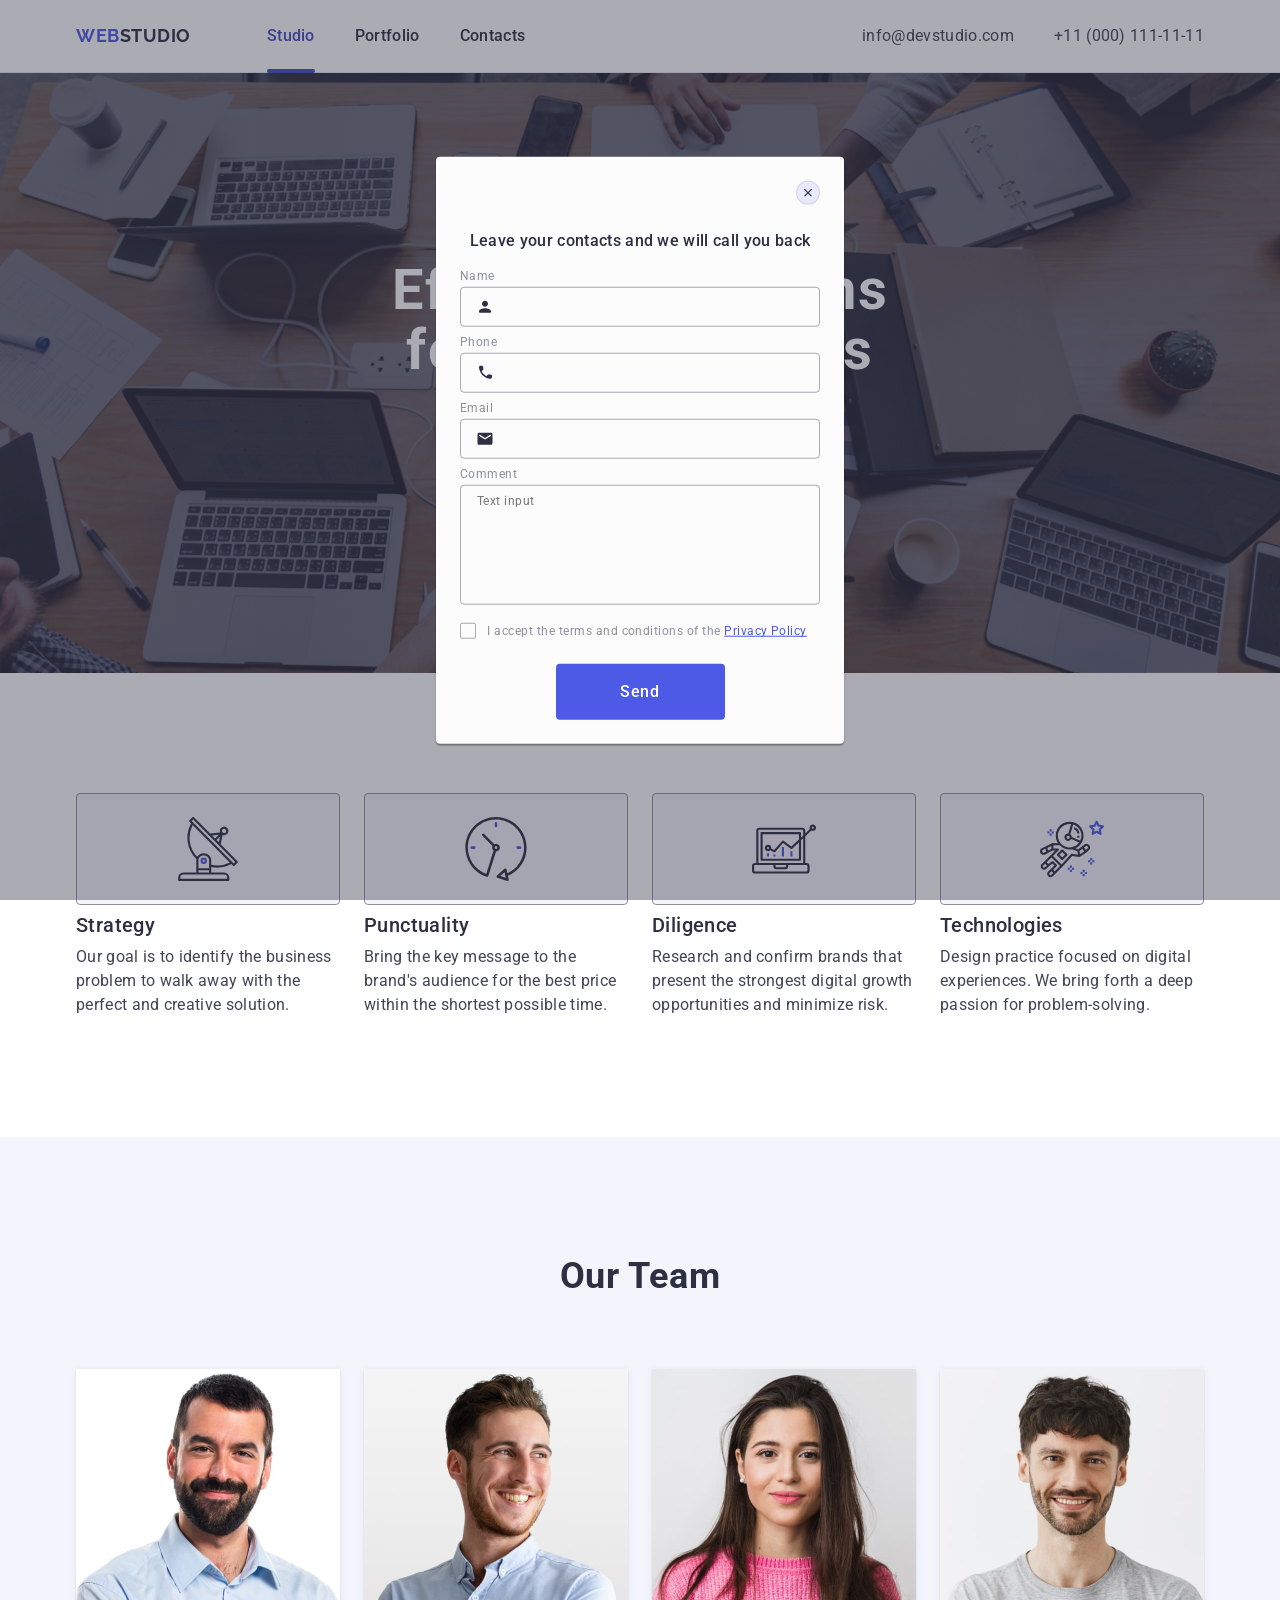
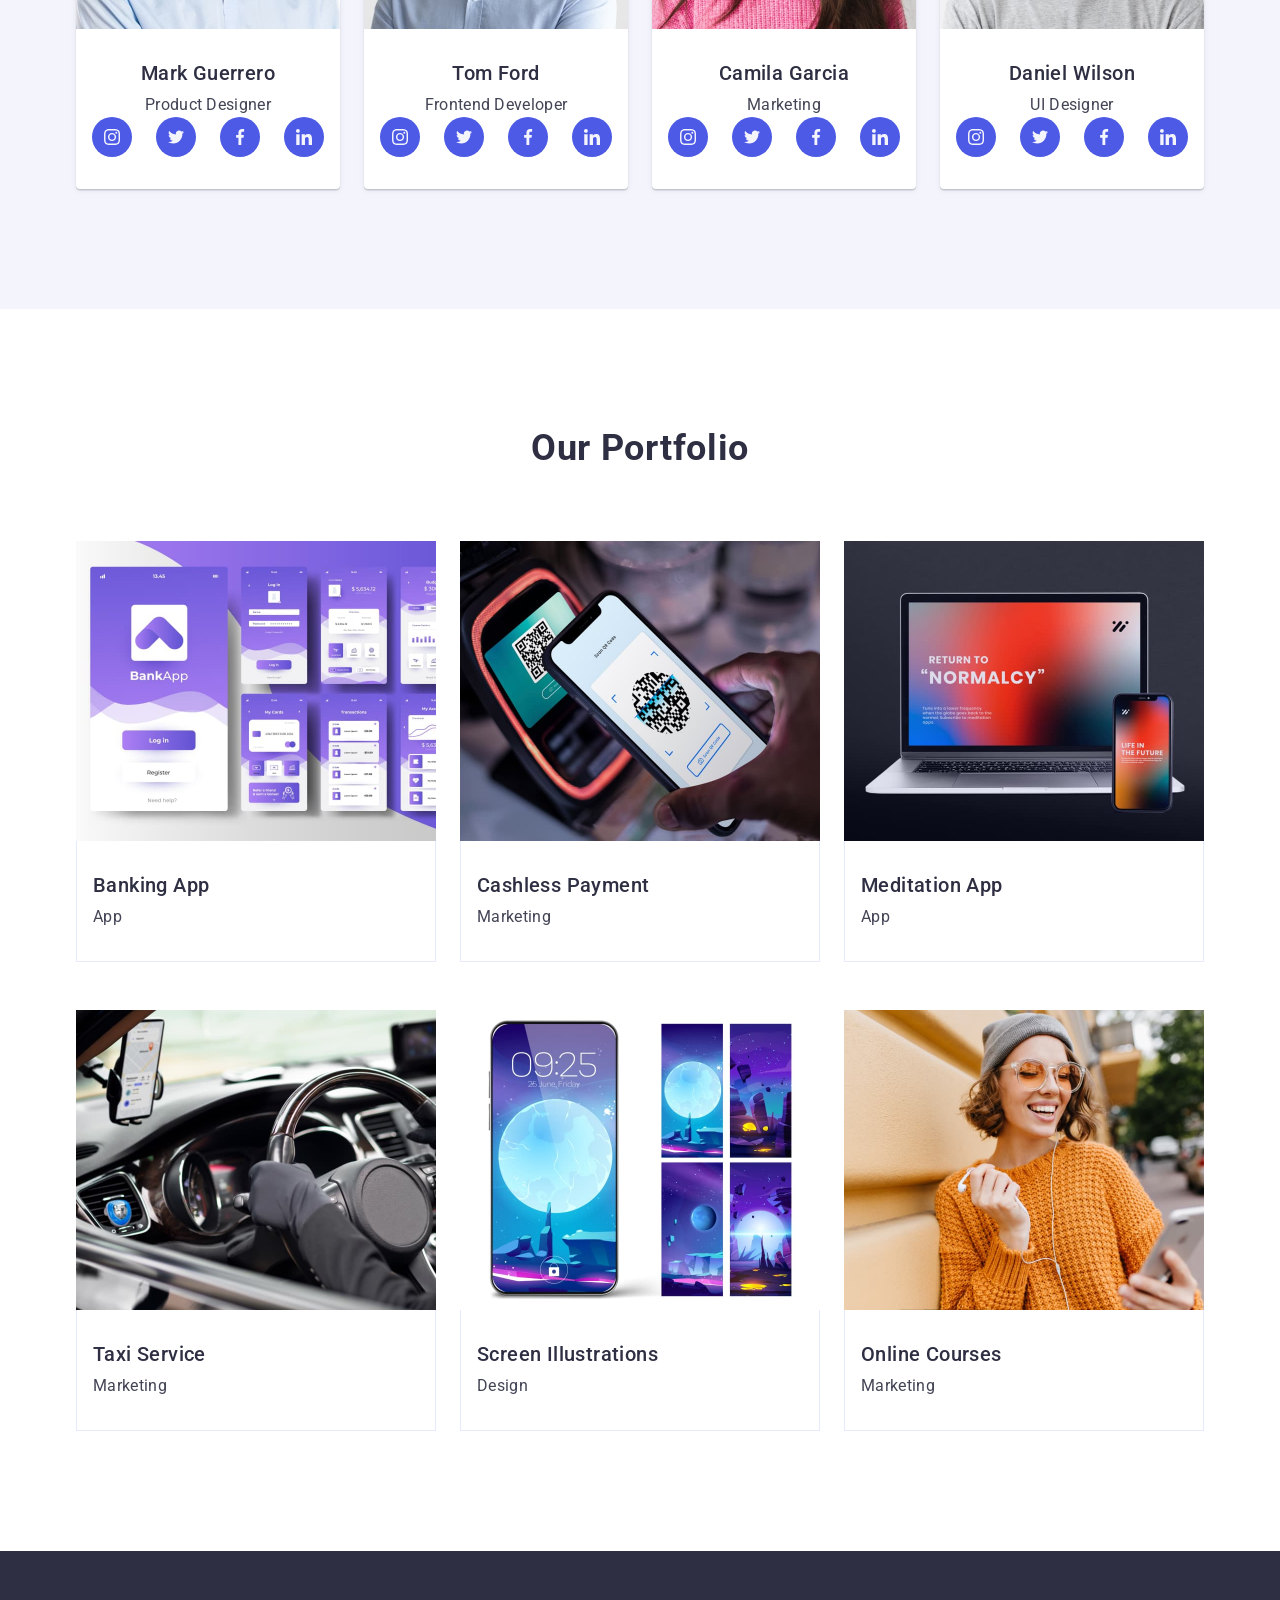
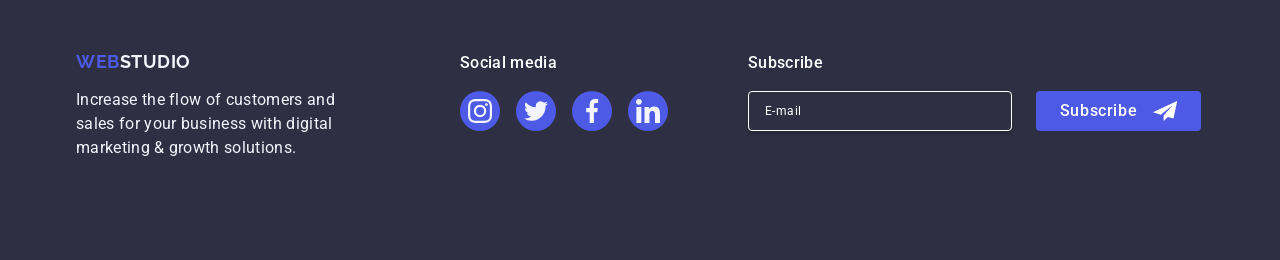
<file: index.html>
<!DOCTYPE html>
<html lang="en">
  <head>
    <meta charset="UTF-8" />
    <meta name="viewport" content="width=device-width, initial-scale=1.0" />
    <link rel="preconnect" href="https://fonts.googleapis.com" />
    <link rel="preconnect" href="https://fonts.gstatic.com" crossorigin />
    <link
      href="https://fonts.googleapis.com/css2?family=Raleway:ital,wght@0,100..900;1,100..900&family=Roboto:wght@400;500;700&display=swap"
      rel="stylesheet"
    />

    <!-- Normalize -->
    <link
      rel="stylesheet"
      href="https://cdnjs.cloudflare.com/ajax/libs/modern-normalize/3.0.1/modern-normalize.min.css"
    />

    <!-- Custom CSS -->
    <link href="css/style.css" rel="stylesheet" />
    <title>webstudio</title>
  </head>
  <body>
    <!-- Header -->
    <header class="header">
      <div class="container-header container">
        <nav class="header-nav">
          <!-- logo -->
          <a class="header-logo" href="./index.html"
            >Web<span class="header-logo-second">Studio</span></a
          >
          <!-- links -->
          <ul class="header-nav-list">
            <li>
              <a
                class="header-nav-link header-nav-link-active"
                href="./index.html"
                >Studio</a
              >
            </li>
            <li>
              <a class="header-nav-link" href="">Portfolio</a>
            </li>
            <li>
              <a class="header-nav-link" href="">Contacts</a>
            </li>
          </ul>
        </nav>
        <address class="header-address">
          <ul class="header-address-list">
            <li>
              <a class="header-address-link" href="mailto:info@devstudio.com"
                >info@devstudio.com</a
              >
            </li>
            <li>
              <a class="header-address-link" href="tel:+110001111111"
                >+11 (000) 111-11-11</a
              >
            </li>
          </ul>
        </address>
      </div>
    </header>
    <main>
      <!-- Hero (section 1) -->
      <section class="section-hero">
        <div class="container-hero container">
          <h1 class="section-hero-title">
            Effective Solutions for Your Business
          </h1>
          <button class="section-hero-btn" type="button">Order Service</button>
        </div>
      </section>
      <!-- Values (section 2) -->
      <section class="section-val">
        <div class="container-val container">
          <h2 class="visually-hidden"></h2>
          <ul class="section-val-list">
            <!-- 1 -->
            <li class="section-val-item">
              <div class="section-val-icon">
                <svg width="64" height="64">
                  <use href="./images/icons.svg#icon-antenna"></use>
                </svg>
              </div>
              <h3 class="section-val-title">Strategy</h3>
              <p class="section-val-desc">
                Our goal is to identify the business problem to walk away with
                the perfect and creative solution.
              </p>
            </li>
            <!-- 2 -->
            <li class="section-val-item">
              <div class="section-val-icon">
                <svg width="64" height="64">
                  <use href="./images/icons.svg#icon-clock"></use>
                </svg>
              </div>
              <h3 class="section-val-title">Punctuality</h3>
              <p class="section-val-desc">
                Bring the key message to the brand's audience for the best price
                within the shortest possible time.
              </p>
            </li>
            <!-- 3 -->
            <li class="section-val-item">
              <div class="section-val-icon">
                <svg width="64" height="64">
                  <use href="./images/icons.svg#icon-diagram"></use>
                </svg>
              </div>
              <h3 class="section-val-title">Diligence</h3>
              <p class="section-val-desc">
                Research and confirm brands that present the strongest digital
                growth opportunities and minimize risk.
              </p>
            </li>
            <!-- 4 -->
            <li class="section-val-item">
              <div class="section-val-icon">
                <svg width="64" height="64">
                  <use href="./images/icons.svg#icon-astronaut"></use>
                </svg>
              </div>
              <h3 class="section-val-title">Technologies</h3>
              <p class="section-val-desc">
                Design practice focused on digital experiences. We bring forth a
                deep passion for problem-solving.
              </p>
            </li>
          </ul>
        </div>
      </section>
      <!-- Team (section 3) -->
      <section class="section-team">
        <div class="container">
          <h2 class="section-team-title">Our Team</h2>
          <ul class="section-team-list">
            <li class="section-team-item">
              <img
                src="./images/team1.jpg"
                alt="mark guerrero product designer"
                width="264"
                height="260"
              />
              <div class="section-team-desc">
                <h3 class="section-team-name">Mark Guerrero</h3>
                <p class="section-team-pos">Product Designer</p>
                <!-- social links card 1-->
                <ul class="section-team-socials">
                  <li class="section-team-socials-item">
                    <a
                      class="section-team-socials-link"
                      href="https://instagram.com"
                    >
                      <svg
                        class="section-team-socials-icon"
                        width="16"
                        height="16"
                      >
                        <use
                          href="./images/icons.svg#icon-value-instagram"
                        ></use>
                      </svg>
                    </a>
                  </li>
                  <li class="section-team-socials-item">
                    <a
                      class="section-team-socials-link"
                      href="https://twitter.com"
                    >
                      <svg
                        class="section-team-socials-icon"
                        width="16"
                        height="16"
                      >
                        <use href="./images/icons.svg#icon-value-twitter"></use>
                      </svg>
                    </a>
                  </li>
                  <li class="section-team-socials-item">
                    <a
                      class="section-team-socials-link"
                      href="https://facebook.com"
                    >
                      <svg
                        class="section-team-socials-icon"
                        width="16"
                        height="16"
                      >
                        <use
                          href="./images/icons.svg#icon-value-facebook"
                        ></use>
                      </svg>
                    </a>
                  </li>
                  <li class="section-team-socials-item">
                    <a
                      class="section-team-socials-link"
                      href="https://linkedin.com"
                    >
                      <svg
                        class="section-team-socials-icon"
                        width="16"
                        height="16"
                      >
                        <use
                          href="./images/icons.svg#icon-value-linkedin"
                        ></use>
                      </svg>
                    </a>
                  </li>
                </ul>
              </div>
            </li>
            <li class="section-team-item">
              <img
                src="./images/team2.jpg"
                alt="tom ford frontend developer"
                width="264"
                height="260"
              />
              <div class="section-team-desc">
                <h3 class="section-team-name">Tom Ford</h3>
                <p class="section-team-pos">Frontend Developer</p>
                <!-- social links card 1-->
                <ul class="section-team-socials">
                  <li class="section-team-socials-item">
                    <a
                      class="section-team-socials-link"
                      href="https://instagram.com"
                    >
                      <svg
                        class="section-team-socials-icon"
                        width="16"
                        height="16"
                      >
                        <use
                          href="./images/icons.svg#icon-value-instagram"
                        ></use>
                      </svg>
                    </a>
                  </li>
                  <li class="section-team-socials-item">
                    <a
                      class="section-team-socials-link"
                      href="https://twitter.com"
                    >
                      <svg
                        class="section-team-socials-icon"
                        width="16"
                        height="16"
                      >
                        <use href="./images/icons.svg#icon-value-twitter"></use>
                      </svg>
                    </a>
                  </li>
                  <li class="section-team-socials-item">
                    <a
                      class="section-team-socials-link"
                      href="https://facebook.com"
                    >
                      <svg
                        class="section-team-socials-icon"
                        width="16"
                        height="16"
                      >
                        <use
                          href="./images/icons.svg#icon-value-facebook"
                        ></use>
                      </svg>
                    </a>
                  </li>
                  <li class="section-team-socials-item">
                    <a
                      class="section-team-socials-link"
                      href="https://linkedin.com"
                    >
                      <svg
                        class="section-team-socials-icon"
                        width="16"
                        height="16"
                      >
                        <use
                          href="./images/icons.svg#icon-value-linkedin"
                        ></use>
                      </svg>
                    </a>
                  </li>
                </ul>
              </div>
            </li>
            <li class="section-team-item">
              <img
                src="./images/team3.jpg"
                alt="camila garcia marketing"
                width="264"
                height="260"
              />
              <div class="section-team-desc">
                <h3 class="section-team-name">Camila Garcia</h3>
                <p class="section-team-pos">Marketing</p>
                <!-- social links card 1-->
                <ul class="section-team-socials">
                  <li class="section-team-socials-item">
                    <a
                      class="section-team-socials-link"
                      href="https://instagram.com"
                    >
                      <svg
                        class="section-team-socials-icon"
                        width="16"
                        height="16"
                      >
                        <use
                          href="./images/icons.svg#icon-value-instagram"
                        ></use>
                      </svg>
                    </a>
                  </li>
                  <li class="section-team-socials-item">
                    <a
                      class="section-team-socials-link"
                      href="https://twitter.com"
                    >
                      <svg
                        class="section-team-socials-icon"
                        width="16"
                        height="16"
                      >
                        <use href="./images/icons.svg#icon-value-twitter"></use>
                      </svg>
                    </a>
                  </li>
                  <li class="section-team-socials-item">
                    <a
                      class="section-team-socials-link"
                      href="https://facebook.com"
                    >
                      <svg
                        class="section-team-socials-icon"
                        width="16"
                        height="16"
                      >
                        <use
                          href="./images/icons.svg#icon-value-facebook"
                        ></use>
                      </svg>
                    </a>
                  </li>
                  <li class="section-team-socials-item">
                    <a
                      class="section-team-socials-link"
                      href="https://linkedin.com"
                    >
                      <svg
                        class="section-team-socials-icon"
                        width="16"
                        height="16"
                      >
                        <use
                          href="./images/icons.svg#icon-value-linkedin"
                        ></use>
                      </svg>
                    </a>
                  </li>
                </ul>
              </div>
            </li>
            <li class="section-team-item">
              <img
                src="./images/team4.jpg"
                alt="daniel wilson ui designer"
                width="264"
                height="260"
              />
              <div class="section-team-desc">
                <h3 class="section-team-name">Daniel Wilson</h3>
                <p class="section-team-pos">UI Designer</p>
                <!-- social links card 1-->
                <ul class="section-team-socials">
                  <li class="section-team-socials-item">
                    <a
                      class="section-team-socials-link"
                      href="https://instagram.com"
                    >
                      <svg
                        class="section-team-socials-icon"
                        width="16"
                        height="16"
                      >
                        <use
                          href="./images/icons.svg#icon-value-instagram"
                        ></use>
                      </svg>
                    </a>
                  </li>
                  <li class="section-team-socials-item">
                    <a
                      class="section-team-socials-link"
                      href="https://twitter.com"
                    >
                      <svg
                        class="section-team-socials-icon"
                        width="16"
                        height="16"
                      >
                        <use href="./images/icons.svg#icon-value-twitter"></use>
                      </svg>
                    </a>
                  </li>
                  <li class="section-team-socials-item">
                    <a
                      class="section-team-socials-link"
                      href="https://facebook.com"
                    >
                      <svg
                        class="section-team-socials-icon"
                        width="16"
                        height="16"
                      >
                        <use
                          href="./images/icons.svg#icon-value-facebook"
                        ></use>
                      </svg>
                    </a>
                  </li>
                  <li class="section-team-socials-item">
                    <a
                      class="section-team-socials-link"
                      href="https://linkedin.com"
                    >
                      <svg
                        class="section-team-socials-icon"
                        width="16"
                        height="16"
                      >
                        <use
                          href="./images/icons.svg#icon-value-linkedin"
                        ></use>
                      </svg>
                    </a>
                  </li>
                </ul>
              </div>
            </li>
          </ul>
        </div>
      </section>
      <!-- Portfolio (section 4) -->
      <section class="section-portfolio">
        <div class="container">
          <h2 class="section-portfolio-title">Our Portfolio</h2>
          <ul class="section-portfolio-list">
            <!-- row 1 -->
            <li class="section-portfolio-item">
              <div class="section-portfolio-img">
                <img
                  src="./images/portfolio11.jpg"
                  alt="image banking app"
                  width="360"
                  height="300"
                />
                <p class="section-portfolio-pretext">
                  14 Stylish and User-Friendly App Design Concepts · Task
                  Manager App · Calorie Tracker App · Exotic Fruit Ecommerce App
                  · Cloud Storage App
                </p>
              </div>
              <div class="section-portfolio-desc">
                <h3 class="section-portfolio-name">Banking App</h3>
                <p class="section-portfolio-tag">App</p>
              </div>
            </li>
            <li class="section-portfolio-item">
              <div class="section-portfolio-img">
                <img
                  src="./images/portfolio12.jpg"
                  alt="image cashless payment"
                  width="360"
                  height="300"
                />
                <p class="section-portfolio-pretext">
                  14 Stylish and User-Friendly App Design Concepts · Task
                  Manager App · Calorie Tracker App · Exotic Fruit Ecommerce App
                  · Cloud Storage App
                </p>
              </div>
              <div class="section-portfolio-desc">
                <h3 class="section-portfolio-name">Cashless Payment</h3>
                <p class="section-portfolio-tag">Marketing</p>
              </div>
            </li>
            <li class="section-portfolio-item">
              <div class="section-portfolio-img">
                <img
                  src="./images/portfolio13.jpg"
                  alt=" image meditaion app"
                  width="360"
                  height="300"
                />
                <p class="section-portfolio-pretext">
                  14 Stylish and User-Friendly App Design Concepts · Task
                  Manager App · Calorie Tracker App · Exotic Fruit Ecommerce App
                  · Cloud Storage App
                </p>
              </div>
              <div class="section-portfolio-desc">
                <h3 class="section-portfolio-name">Meditation App</h3>
                <p class="section-portfolio-tag">App</p>
              </div>
            </li>
            <!-- row 2  -->
            <li class="section-portfolio-item">
              <div class="section-portfolio-img">
                <img
                  src="./images/portfolio21.jpg"
                  alt="image taxi service"
                  width="360"
                  height="300"
                />
                <p class="section-portfolio-pretext">
                  14 Stylish and User-Friendly App Design Concepts · Task
                  Manager App · Calorie Tracker App · Exotic Fruit Ecommerce App
                  · Cloud Storage App
                </p>
              </div>
              <div class="section-portfolio-desc">
                <h3 class="section-portfolio-name">Taxi Service</h3>
                <p class="section-portfolio-tag">Marketing</p>
              </div>
            </li>
            <li class="section-portfolio-item">
              <div class="section-portfolio-img">
                <img
                  src="./images/portfolio22.jpg"
                  alt="image screen illustrations"
                  width="360"
                  height="300"
                />
                <p class="section-portfolio-pretext">
                  14 Stylish and User-Friendly App Design Concepts · Task
                  Manager App · Calorie Tracker App · Exotic Fruit Ecommerce App
                  · Cloud Storage App
                </p>
              </div>
              <div class="section-portfolio-desc">
                <h3 class="section-portfolio-name">Screen Illustrations</h3>
                <p class="section-portfolio-tag">Design</p>
              </div>
            </li>
            <li class="section-portfolio-item">
              <div class="section-portfolio-img">
                <img
                  src="./images/portfolio23.jpg"
                  alt="image online courses"
                  width="360"
                  height="300"
                  title="Online Courses"
                />
                <p class="section-portfolio-pretext">
                  14 Stylish and User-Friendly App Design Concepts · Task
                  Manager App · Calorie Tracker App · Exotic Fruit Ecommerce App
                  · Cloud Storage App
                </p>
              </div>
              <div class="section-portfolio-desc">
                <h3 class="section-portfolio-name">Online Courses</h3>
                <p class="section-portfolio-tag">Marketing</p>
              </div>
            </li>
          </ul>
        </div>
      </section>
    </main>
    <!-- footer -->
    <footer class="footer">
      <div class="container container-footer">
        <!-- logo -->
        <div class="footer-left">
          <a class="footer-logo" href="./index.html"
            >Web<span class="footer-logo-second">Studio</span></a
          >
          <p class="footer-desc">
            Increase the flow of customers and sales for your business with
            digital marketing & growth solutions.
          </p>
        </div>
        <!-- social -->
        <div class="footer-socials">
          <p class="footer-socials-text">Social media</p>
          <ul class="footer-socials-list">
            <li class="footer-socials-item">
              <a class="footer-socials-link" href="https://instagram.com">
                <svg class="footer-socials-icon" width="24" height="24">
                  <use href="./images/icons.svg#icon-footer-instagram"></use>
                </svg>
              </a>
            </li>
            <li class="footer-socials-item">
              <a class="footer-socials-link" href="https://twitter.com">
                <svg class="footer-socials-icon" width="24" height="24">
                  <use href="./images/icons.svg#icon-footer-twitter"></use>
                </svg>
              </a>
            </li>
            <li class="footer-socials-item">
              <a class="footer-socials-link" href="https://facebook.com">
                <svg class="footer-socials-icon" width="24" height="24">
                  <use href="./images/icons.svg#icon-footer-facebook"></use>
                </svg>
              </a>
            </li>
            <li class="footer-socials-item">
              <a class="footer-socials-link" href="https://linkedin.com">
                <svg class="footer-socials-icon" width="24" height="24">
                  <use href="./images/icons.svg#icon-footer-linkedin"></use>
                </svg>
              </a>
            </li>
          </ul>
        </div>
        <!-- form subscriber -->
        <div class="footer-subscriber">
          <p class="footer-subscriber-title">Subscribe</p>
          <form class="footer-form" name="footer-form">
            <label class="footer-form-label">
              <input
                class="footer-form-input"
                type="email"
                name="email"
                placeholder="E-mail"
              />
            </label>
            <button class="footer-form-btn" type="submit">
              Subscribe
              <svg class="footer-form-btn-icon" width="24" height="24">
                <use href="./images/icons.svg#icon-footer-send"></use>
              </svg>
            </button>
          </form>
        </div>
      </div>
    </footer>
    <!-- Modal window -->
    <div class="backdrop is-open">
      <div class="modal">
        <!-- close icon -->
        <button class="modal-btn" type="button">
          <svg class="modal-btn-icon" width="8" height="8">
            <use href="./images/icons.svg#icon-modal-close"></use>
          </svg>
        </button>
        <!-- end close icon -->
        <p class="modal-title">Leave your contacts and we will call you back</p>
        <!-- form -->
        <form class="modal-form" name="recontact-form">
          <!-- name (1) -->
          <div class="modal-form-field">
            <label class="modal-form-label" for="user-name">Name</label>
            <div class="modal-form-wrapper">
              <input
                class="modal-form-input"
                type="text"
                id="user-name"
                name="user-name"
              />
              <svg class="modal-form-icon" width="18" height="24">
                <use href="./images/icons.svg#icon-modal-person"></use>
              </svg>
            </div>
          </div>
          <!-- end name -->
          <!-- phone (2) -->
          <div class="modal-form-field">
            <label class="modal-form-label" for="user-phone">Phone</label>
            <div class="modal-form-wrapper">
              <input
                class="modal-form-input"
                type="text"
                id="user-phone"
                name="user-phone"
              />
              <svg class="modal-form-icon" width="18" height="24">
                <use href="./images/icons.svg#icon-modal-phone"></use>
              </svg>
            </div>
          </div>
          <!-- end phone -->
          <!-- email (3) -->
          <div class="modal-form-field">
            <label class="modal-form-label" for="user-email">Email</label>
            <div class="modal-form-wrapper">
              <input
                class="modal-form-input"
                type="text"
                id="user-email"
                name="user-email"
              />
              <svg class="modal-form-icon" width="18" height="24">
                <use href="./images/icons.svg#icon-modal-email"></use>
              </svg>
            </div>
          </div>
          <!-- end email -->
          <!-- comment (4) -->
          <div class="modal-form-field modal-form-comment">
            <label class="modal-form-label" for="user-comment">Comment</label>
            <textarea
              class="modal-form-textarea"
              id="user-comment"
              name="user-comment"
              placeholder="Text input"
            ></textarea>
          </div>
          <!-- end comment -->
          <!-- agreement (5) -->
          <div class="modal-form-agr">
            <input
              class="modal-form-agr-input visually-hidden"
              type="checkbox"
              id="user-privacy"
              value="true"
              name="user-privacy"
            />
            <label class="modal-form-agr-label" for="user-privacy">
              <span class="modal-form-agr-span">
                <svg class="modal-form-agr-icon" width="10" height="8">
                  <use href="./images/icons.svg#icon-modal-checkbox"></use>
                </svg>
              </span>
              I accept the terms and conditions of the
              <a
                class="modal-form-agr-link"
                href="#"
                target="_blank"
                rel="noopener noreferrer"
                >Privacy Policy</a
              >
            </label>
          </div>
          <!-- end agreement -->
          <button class="modal-form-btn">Send</button>
        </form>
        <!-- end form -->
      </div>
    </div>
  </body>
</html>
</file>
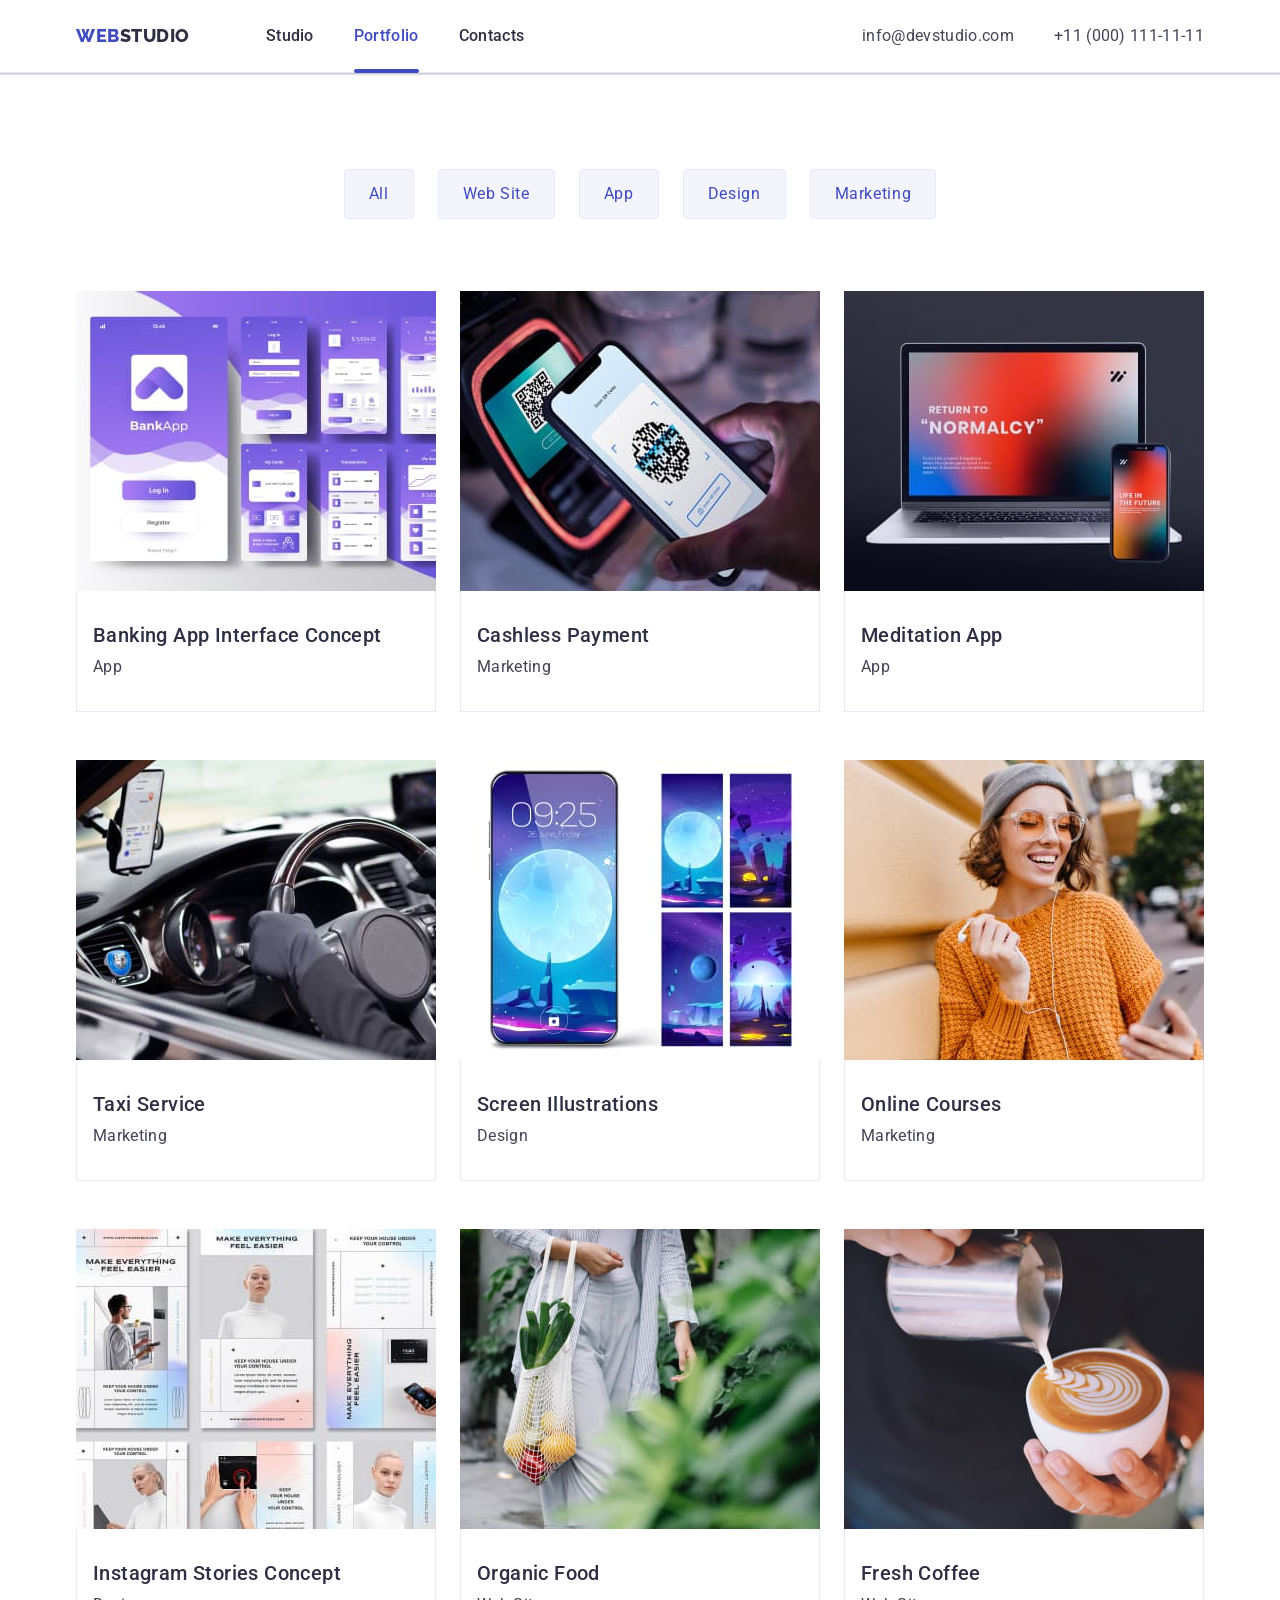
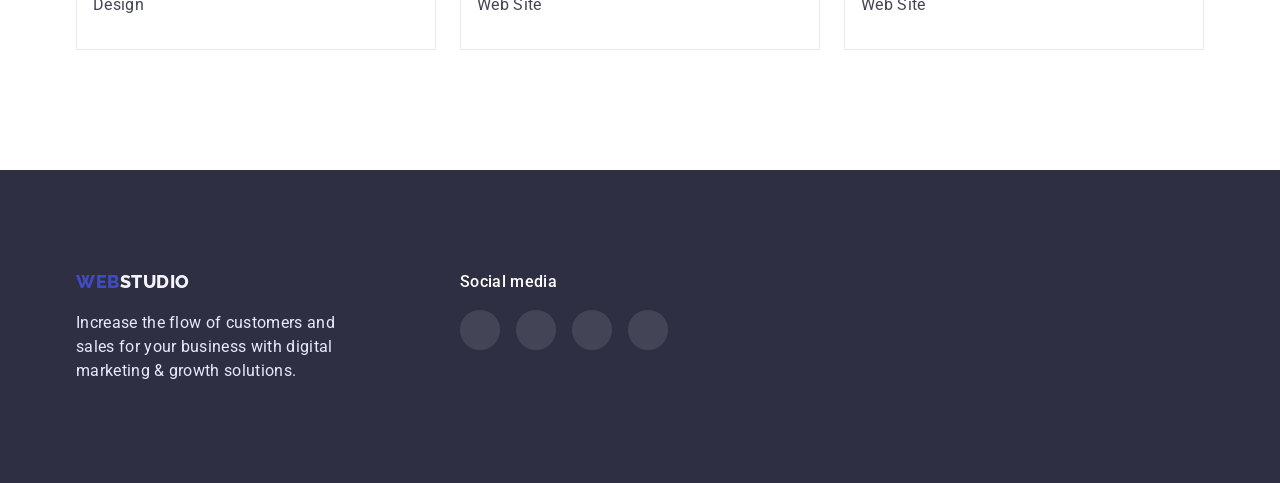
<file: portfolio.html>
<!DOCTYPE html>
<html lang="en">
  <head>
    <meta charset="UTF-8" />
    <meta http-equiv="X-UA-Compatible" content="IE=edge" />
    <meta name="viewport" content="width=device-width, initial-scale=1.0" />
    <title>WebStudio</title>
    <!-- Fonts -->
    <link rel="preconnect" href="https://fonts.googleapis.com" />
    <link rel="preconnect" href="https://fonts.gstatic.com" crossorigin />
    <link
      href="https://fonts.googleapis.com/css2?family=Raleway:wght@800&family=Roboto:wght@400;500;700;900&display=swap"
      rel="stylesheet"
    />
    <!-- Modern normalize -->
    <link
      rel="stylesheet"
      href="https://cdnjs.cloudflare.com/ajax/libs/modern-normalize/1.1.0/modern-normalize.min.css"
      integrity="sha512-wpPYUAdjBVSE4KJnH1VR1HeZfpl1ub8YT/NKx4PuQ5NmX2tKuGu6U/JRp5y+Y8XG2tV+wKQpNHVUX03MfMFn9Q=="
      crossorigin="anonymous"
      referrerpolicy="no-referrer"
    />
    <!-- CSS внешняя таблица стилей -->
    <link rel="stylesheet" href="./css/styles.css" />
  </head>

  <body>
    <!-- Header -->
    <header class="header">
      <div class="header-container container">
        <nav class="nav">
          <a class="logo" href="./index.html">Web<span class="accent-head">Studio</span></a>
          <ul class="nav-list list">
            <li class="nav-item">
              <a class="nav-link" href="./index.html">Studio</a>
            </li>
            <li class="nav-item">
              <a class="nav-link active" href="./portfolio.html">Portfolio</a>
            </li>
            <li class="nav-item">
              <a class="nav-link" href="#">Contacts</a>
            </li>
          </ul>
        </nav>
        <address>
          <ul class="address list">
            <li class="address-list">
              <a class="address-link" href="mailto:info@devstudio.com">info@devstudio.com</a>
            </li>
            <li class="address-list">
              <a class="address-link" href="tel:+110001111111">+11 (000) 111-11-11</a>
            </li>
          </ul>
        </address>
      </div>
    </header>

    <main>
      <!-- Filter button -->
      <section class="section portfolio">
        <div class="container">
          <h1 hidden>Portfolio</h1>
          <ul class="filter list">
            <li class="item">
              <button class="filter-btn" type="button">All</button>
            </li>
            <li class="item">
              <button class="filter-btn" type="button">Web Site</button>
            </li>
            <li class="item">
              <button class="filter-btn" type="button">App</button>
            </li>
            <li class="item">
              <button class="filter-btn" type="button">Design</button>
            </li>
            <li class="item">
              <button class="filter-btn" type="button">Marketing</button>
            </li>
          </ul>

          <!-- Projects -->
          <ul class="filter-list list">
            <li class="filter-list-item">
              <a class="filter-list-link" href="">
                <div class="filter-list-box">
                  <img
                    class="filter-list-image"
                    src="./images/1-banking-app.jpg"
                    alt="Banking App Interface"
                    width="360"
                    height="300"
                  />
                  <p class="overlay">
                    Lorem ipsum dolor sit amet consectetur adipisicing elit. Repellat ducimus ipsa
                    corrupti. Hic libero illo ex asperiores ab perferendis! Aperiam fugit nihil
                    repudiandae id cumque eligendi velit sint dolorem sunt.
                  </p>
                </div>
                <div class="filter-box">
                  <h2 class="filter-subtitle">Banking App Interface Concept</h2>
                  <p class="filter-description">App</p>
                </div>
              </a>
            </li>
            <li class="filter-list-item">
              <a class="filter-list-link" href="">
                <div class="filter-list-box">
                  <img
                    class="filter-list-image"
                    src="./images/2-cashless-pay.jpg"
                    alt="Cashless payment by phone"
                    width="360"
                    height="300"
                  />
                  <p class="overlay">
                    Lorem ipsum dolor sit amet consectetur adipisicing elit. Repellat ducimus ipsa
                    corrupti. Hic libero illo ex asperiores ab perferendis! Aperiam fugit nihil
                    repudiandae id cumque eligendi velit sint dolorem sunt.
                  </p>
                </div>
                <div class="filter-box">
                  <h2 class="filter-subtitle">Cashless Payment</h2>
                  <p class="filter-description">Marketing</p>
                </div>
              </a>
            </li>
            <li class="filter-list-item">
              <a class="filter-list-link" href="">
                <div class="filter-list-box">
                  <img
                    class="filter-list-image"
                    src="./images/3-meditaion-app.jpg"
                    alt="Meditation App"
                    width="360"
                    height="300"
                  />
                  <p class="overlay">
                    Lorem ipsum dolor sit amet consectetur adipisicing elit. Repellat ducimus ipsa
                    corrupti. Hic libero illo ex asperiores ab perferendis! Aperiam fugit nihil
                    repudiandae id cumque eligendi velit sint dolorem sunt.
                  </p>
                </div>
                <div class="filter-box">
                  <h2 class="filter-subtitle">Meditation App</h2>
                  <p class="filter-description">App</p>
                </div>
              </a>
            </li>
            <li class="filter-list-item">
              <a class="filter-list-link" href="">
                <div class="filter-list-box">
                  <img
                    class="filter-list-image"
                    src="./images/4-taxi-service.jpg"
                    alt="Hand on the wheel"
                    width="360"
                    height="300"
                  />
                  <p class="overlay">
                    Lorem ipsum dolor sit amet consectetur adipisicing elit. Repellat ducimus ipsa
                    corrupti. Hic libero illo ex asperiores ab perferendis! Aperiam fugit nihil
                    repudiandae id cumque eligendi velit sint dolorem sunt.
                  </p>
                </div>
                <div class="filter-box">
                  <h2 class="filter-subtitle">Taxi Service</h2>
                  <p class="filter-description">Marketing</p>
                </div>
              </a>
            </li>
            <li class="filter-list-item">
              <a class="filter-list-link" href="">
                <div class="filter-list-box">
                  <img
                    class="filter-list-image"
                    src="./images/5-screen-illustration.jpg"
                    alt="Mobile Screen Illustration"
                    width="360"
                    height="300"
                  />
                  <p class="overlay">
                    Lorem ipsum dolor sit amet consectetur adipisicing elit. Repellat ducimus ipsa
                    corrupti. Hic libero illo ex asperiores ab perferendis! Aperiam fugit nihil
                    repudiandae id cumque eligendi velit sint dolorem sunt.
                  </p>
                </div>
                <div class="filter-box">
                  <h2 class="filter-subtitle">Screen Illustrations</h2>
                  <p class="filter-description">Design</p>
                </div>
              </a>
            </li>
            <li class="filter-list-item">
              <a class="filter-list-link" href="">
                <div class="filter-list-box">
                  <img
                    class="filter-list-image"
                    src="./images/6-online-courses.jpg"
                    alt="The girl is smiling"
                    width="360"
                    height="300"
                  />
                  <p class="overlay">
                    Lorem ipsum dolor sit amet consectetur adipisicing elit. Repellat ducimus ipsa
                    corrupti. Hic libero illo ex asperiores ab perferendis! Aperiam fugit nihil
                    repudiandae id cumque eligendi velit sint dolorem sunt.
                  </p>
                </div>
                <div class="filter-box">
                  <h2 class="filter-subtitle">Online Courses</h2>
                  <p class="filter-description">Marketing</p>
                </div>
              </a>
            </li>
            <li class="filter-list-item">
              <a class="filter-list-link" href="">
                <div class="filter-list-box">
                  <img
                    class="filter-list-image"
                    src="./images/7-instagram-stories.jpg"
                    alt="Examples of Instagram stories"
                    width="360"
                    height="300"
                  />
                  <p class="overlay">
                    Lorem ipsum dolor sit amet consectetur adipisicing elit. Repellat ducimus ipsa
                    corrupti. Hic libero illo ex asperiores ab perferendis! Aperiam fugit nihil
                    repudiandae id cumque eligendi velit sint dolorem sunt.
                  </p>
                </div>
                <div class="filter-box">
                  <h2 class="filter-subtitle">Instagram Stories Concept</h2>
                  <p class="filter-description">Design</p>
                </div>
              </a>
            </li>
            <li class="filter-list-item">
              <a class="filter-list-link" href="">
                <div class="filter-list-box">
                  <img
                    class="filter-list-image"
                    src="./images/8-organic-food.jpg"
                    alt="Fruits and vegetables in pouch"
                    width="360"
                    height="300"
                  />
                  <p class="overlay">
                    Lorem ipsum dolor sit amet consectetur adipisicing elit. Repellat ducimus ipsa
                    corrupti. Hic libero illo ex asperiores ab perferendis! Aperiam fugit nihil
                    repudiandae id cumque eligendi velit sint dolorem sunt.
                  </p>
                </div>
                <div class="filter-box">
                  <h2 class="filter-subtitle">Organic Food</h2>
                  <p class="filter-description">Web Site</p>
                </div>
              </a>
            </li>
            <li class="filter-list-item">
              <a class="filter-list-link" href="">
                <div class="filter-list-box">
                  <img
                    class="filter-list-image"
                    src="./images/9-fresh-coffee.jpg"
                    alt="Cup of coffee"
                    width="360"
                    height="300"
                  />
                  <p class="overlay">
                    Lorem ipsum dolor sit amet consectetur adipisicing elit. Repellat ducimus ipsa
                    corrupti. Hic libero illo ex asperiores ab perferendis! Aperiam fugit nihil
                    repudiandae id cumque eligendi velit sint dolorem sunt.
                  </p>
                </div>
                <div class="filter-box">
                  <h2 class="filter-subtitle">Fresh Coffee</h2>
                  <p class="filter-description">Web Site</p>
                </div>
              </a>
            </li>
          </ul>
        </div>
      </section>
    </main>

    <!-- Footer -->
    <footer class="footer">
      <div class="container footer-flex">
        <div class="footer-left">
          <a class="logo" href="./index.html">Web<span class="accent-foot">Studio</span></a>
          <p class="footer-text">
            Increase the flow of customers and sales for your business with digital marketing &
            growth solutions.
          </p>
        </div>
        <div class="footer-right">
          <p class="social-media">Social media</p>
          <ul class="footer-socials list">
            <li class="footer-socials-item">
              <a href="" class="footer-socials-link">
                <svg class="footer-socials-icon" width="24px" height="24px">
                  <use href="./images/icons.svg#instagram"></use>
                </svg>
              </a>
            </li>
            <li class="footer-socials-item">
              <a href="" class="footer-socials-link">
                <svg class="footer-socials-icon" width="24px" height="24px">
                  <use href="./images/icons.svg#twitter"></use>
                </svg>
              </a>
            </li>
            <li class="footer-socials-item">
              <a href="" class="footer-socials-link">
                <svg class="footer-socials-icon" width="24px" height="24px">
                  <use href="./images/icons.svg#facebook"></use>
                </svg>
              </a>
            </li>
            <li class="footer-socials-item">
              <a href="" class="footer-socials-link">
                <svg class="footer-socials-icon" width="24px" height="24px">
                  <use href="./images/icons.svg#linkedin"></use>
                </svg>
              </a>
            </li>
          </ul>
        </div>
      </div>
    </footer>
  </body>
</html>
</file>
<file: css/style.css>
/* #region Base (+reset) */
:root {
    --iris: #4d5ae5;
    --ocean: #404bbf;
    --navy-blue: #2e2f42;
    --green: #31d0aa;
    --slate: #434455;
    --light-slate: #8e8f99;
    --cornflower: #e7e9fc;
    --cloud: #f4f4fd;
    --navy-blue-modal: rgba(46, 47, 66, 0.4);
    --grey: rgba(46, 47, 66, 0.7);
    --white: #fff;
    --dairy: #fcfcfc;
    --font-family: "Roboto", sans-serif;
    --second-family: "Raleway", sans-serif;
}

* {
    margin: 0;
    padding: 0;
    box-sizing: border-box;
}

body {
    font-family: var(--font-family);
    color: var(--slate);
    background-color: var(--white);
}

body.modal-open {
    overflow: hidden;
    position: fixed;
    top: 0;
    left: 0;
    right: 0;
}

ul,
ol {
    list-style-type: none;
    padding: 0;
    margin: 0;
}

a {
    text-decoration: none;
    color: currentColor;
}

button {
    cursor: pointer;
    border: none;
}

img {
    display: block;
    max-width: 100%;
    height: auto;
}

address {
    font-style: normal;
}

.container {
    width: 1158px;
    padding: 0 15px;
    margin: 0 auto;
}

/* #endregion */


/* #region Header */
.header {
    border-bottom: 1px solid var(--cornflower);
    box-shadow: 0px 2px 1px rgba(46, 47, 66, 0.08), 0px 1px 1px rgba(46, 47, 66, 0.16), 0px 1px 6px rgba(46, 47, 66, 0.08);
}

.container-header {
    display: flex;
    justify-content: space-between;
}

.header-logo {
    font-family: var(--second-family);
    font-weight: 700;
    font-size: 18px;
    line-height: 117%;
    letter-spacing: 0.03em;
    text-transform: uppercase;
    color: var(--iris);
    margin-right: 76px;
}

.header-logo-second {
    font-family: var(--second-family);
    font-weight: 700;
    font-size: 18px;
    line-height: 117%;
    letter-spacing: 0.03em;
    text-transform: uppercase;
    color: var(--navy-blue);
}

.header-nav {
    display: flex;
    align-items: center;
}

.header-nav-list {
    display: flex;
    gap: 40px;
}


.header-nav-link {
    display: flex;
    font-family: var(--font-family);
    font-weight: 500;
    font-size: 16px;
    line-height: 150%;
    letter-spacing: 0.02em;
    color: var(--navy-blue);
    padding: 24px 0;
}

.header-nav-link-active {
    position: relative;
    color: var(--ocean);
    transition: color 250ms cubic-bezier(0.4, 0, 0.2, 1);
}

.header-nav-link-active::after {
    content: '';
    width: 100%;
    position: absolute;
    left: 0;
    bottom: -1px;
    height: 4px;
    background-color: var(--ocean);
    border-radius: 2px;

}

.header-nav-link:hover,
.header-nav-link:focus {
    color: var(--ocean);
}

.header-address {
    font-style: normal;
}

.header-address-list {
    display: flex;
    gap: 40px;
    padding: 24px 0;
    padding-left: 332px;
}

.header-address-link {
    font-family: var(--font-family);
    font-weight: 400;
    font-size: 16px;
    line-height: 150%;
    letter-spacing: 0.02em;
    color: var(--slate);
    transition: color 250ms cubic-bezier(0.4, 0, 0.2, 1);
}

.header-address-link:hover,
.header-address-link:focus {
    color: var(--ocean);
}

/* #endregion */


/* #region Hero (Section 1) */
.section-hero {
    max-width: 1440px;
    margin: 0 auto;
    padding: 188px 0;
    background: var(--navy-blue);
    background-image: linear-gradient(rgba(46, 47, 66, 0.7), rgba(46, 47, 66, 0.7)), url("../images/people-office.jpg");
    background-repeat: no-repeat;
    background-position: center;
    background-size: cover;
}

.container-hero {
    display: flex;
    flex-direction: column;
    align-items: center;
    gap: 48px;
}

.section-hero-title {
    font-family: var(--font-family);
    font-weight: 700;
    font-size: 56px;
    line-height: 107%;
    letter-spacing: 0.02em;
    text-align: center;
    color: var(--white);
    max-width: 496px;
}

.section-hero-btn {
    background: var(--iris);
    font-family: var(--font-family);
    font-weight: 500;
    font-size: 16px;
    line-height: 150%;
    letter-spacing: 0.04em;
    color: var(--white);
    background-color: var(--iris);
    max-width: 169px;
    border-radius: 4px;
    min-width: 169px;
    height: 56px;
    transition: background-color 250ms cubic-bezier(0.4, 0, 0.2, 1);
}

.section-hero-btn:hover,
.section-hero-btn:focus {
    background-color: var(--ocean);
}

/* #endregion */


/* #region Values (Section 2) */
.visually-hidden {
    position: absolute;
    width: 1px;
    height: 1px;
    margin: -1px;
    border: 0;
    padding: 0;
    white-space: nowrap;
    clip-path: inset(100%);
    clip: rect(0 0 0 0);
    overflow: hidden;
}

.section-val {
    padding: 120px 0;
}

.container-val {
    display: flex;
}

.section-val-list {
    display: flex;
    flex-direction: row;
    justify-items: center;
    gap: 24px;
}

.section-val-item {
    width: calc((100% - 72px) / 4);
}

.section-val-icon {
    display: flex;
    align-items: center;
    justify-content: center;
    height: 112px;
    background-color: var(--cloud);
    border-radius: 4px;
    border: 1px solid var(--light-slate);
    margin-bottom: 8px;
}

.section-val-title {
    font-family: var(--font-family);
    font-weight: 500;
    font-size: 20px;
    line-height: 120%;
    letter-spacing: 0.02em;
    color: var(--navy-blue);
    margin-bottom: 8px;
}

.section-val-desc {
    font-family: var(--font-family);
    font-weight: 400;
    font-size: 16px;
    line-height: 150%;
    letter-spacing: 0.02em;
    color: var(--slate);
}

/* #endregion */


/* #region Team (Section 3) */
.section-team {
    background-color: var(--cloud);
    padding: 120px 0;
}

.section-team-title {
    font-family: var(--font-family);
    font-weight: 700;
    font-size: 36px;
    line-height: 111%;
    letter-spacing: 0.02em;
    text-align: center;
    text-transform: capitalize;
    color: var(--navy-blue);
    display: flex;
    flex-direction: column;
    justify-items: center;
    margin-bottom: 72px;
}

.section-team-list {
    display: flex;
    flex-direction: row;
    justify-items: center;
    gap: 24px;
}

.section-team-item {
    background: var(--white);
    border-radius: 0 0 4px 4px;
    box-shadow: 0 2px 1px 0 rgba(46, 47, 66, 0.08), 0 1px 1px 0 rgba(46, 47, 66, 0.16), 0 1px 6px 0 rgba(46, 47, 66, 0.08);
    width: calc((100% - 72px) / 4);
}

.section-team-desc {
    padding: 32px 0;
}

.section-team-name {
    font-family: var(--font-family);
    font-weight: 500;
    font-size: 20px;
    line-height: 120%;
    letter-spacing: 0.02em;
    text-align: center;
    color: var(--navy-blue);
    margin-bottom: 8px;
}

.section-team-pos {
    font-family: var(--font-family);
    font-weight: 400;
    font-size: 16px;
    line-height: 150%;
    letter-spacing: 0.02em;
    text-align: center;
    color: var(--slate);
}

.section-team-socials {
    display: flex;
    justify-content: center;
    gap: 24px;
}

.section-team-socials-item {
    width: 40px;
    height: 40px;
}

.section-team-socials-link {
    width: 100%;
    height: 100%;
    background-color: var(--iris);
    border-radius: 50%;
    display: flex;
    align-items: center;
    justify-content: center;
    transition: background-color 250ms cubic-bezier(0.4, 0, 0.2, 1);
}

.section-team-socials-link:hover,
.section-team-socials-link:focus {
    background-color: var(--ocean);
}

.section-team-socials-icon {
    fill: var(--cloud);
}

/* #endregion */


/* #region Portfolio (Section 4) */
.section-portfolio {
    padding-top: 120px;
    padding-bottom: 120px;
}

.section-portfolio-title {
    font-family: var(--font-family);
    font-weight: 700;
    font-size: 36px;
    line-height: 111%;
    letter-spacing: 0.02em;
    text-align: center;
    text-transform: capitalize;
    color: var(--navy-blue);
    display: flex;
    flex-direction: column;
    justify-items: center;
    margin-bottom: 72px;
}

.section-portfolio-list {
    display: flex;
    flex-wrap: wrap;
    column-gap: 24px;
    row-gap: 48px;
}

.section-portfolio-item {
    flex-basis: calc((100% - 2 * 24px) / 3);
    transition: box-shadow 250ms cubic-bezier(0.4, 0, 0.2, 1);
}

.section-portfolio-item:hover {
    box-shadow: 0px 1px 6px rgba(46, 47, 66, 0.08),
        0px 1px 1px rgba(46, 47, 66, 0.16),
        0px 2px 1px rgba(46, 47, 66, 0.08);
}

.section-portfolio-item:hover .section-portfolio-pretext {
    transform: translateY(0%);
}

.section-portfolio-img {
    position: relative;
    overflow: hidden;
}

.section-portfolio-pretext {
    position: absolute;
    top: 0;
    font-size: 16px;
    line-height: 1.5;
    letter-spacing: 0.02em;
    color: var(--cloud);
    padding: 40px 32px;
    background-color: var(--iris);
    height: 100%;
    width: 100%;
    transform: translateY(100%);
    transition: transform 250ms cubic-bezier(0.4, 0, 0.2, 1);
}


.section-portfolio-desc {
    border-bottom: 1px solid var(--cornflower);
    border-left: 1px solid var(--cornflower);
    border-right: 1px solid var(--cornflower);
    padding: 32px 16px;
}

.section-portfolio-name {
    font-family: var(--font-family);
    font-weight: 500;
    font-size: 20px;
    line-height: 120%;
    letter-spacing: 0.02em;
    color: var(--navy-blue);
    margin-bottom: 8px;
}

.section-portfolio-tag {
    font-family: var(--font-family);
    font-weight: 400;
    font-size: 16px;
    line-height: 150%;
    letter-spacing: 0.02em;
    color: var(--slate);
}

/* #endregion */


/* #region Footer */
.footer {
    background-color: var(--navy-blue);
    padding: 100px 0;
}

.container-footer {
    display: flex;
    align-items: baseline;
}

/* Footer - logo */
.footer-left {
    margin-right: 120px;
}

.footer-logo {
    font-family: var(--second-family);
    font-weight: 700;
    font-size: 18px;
    line-height: 117%;
    letter-spacing: 0.03em;
    text-transform: uppercase;
    color: var(--iris);
    display: inline-block;
    margin-bottom: 16px;
}

.footer-logo-second {
    font-family: var(--second-family);
    font-weight: 700;
    font-size: 18px;
    line-height: 117%;
    letter-spacing: 0.03em;
    text-transform: uppercase;
    color: var(--cloud);
}

.footer-desc {
    font-family: var(--font-family);
    font-weight: 400;
    font-size: 16px;
    line-height: 150%;
    letter-spacing: 0.02em;
    color: var(--cloud);
    max-width: 264px;
}

/* Footer - social */
.footer-socials-text {
    font-weight: 500;
    font-size: 16px;
    line-height: 1.5;
    letter-spacing: 0.02em;
    color: var(--white);
    margin-bottom: 16px;
}

.footer-socials-list {
    display: flex;
    gap: 16px;
}

.footer-socials-item {
    width: 40px;
    height: 40px;
}

.footer-socials-link {
    width: 100%;
    height: 100%;
    border-radius: 50%;
    display: flex;
    align-items: center;
    justify-content: center;
    background-color: var(--iris);
    transition: background-color 250ms cubic-bezier(0.4, 0, 0.2, 1);
}

.footer-socials-link:hover,
.footer-socials-link:focus {
    background-color: var(--green);
}

.footer-socials-icon {
    fill: var(--cloud);
}

/* Footer - subscriber */
.footer-subscriber {
    display: flex;
    flex-direction: column;
    margin-left: 80px;
}

.footer-subscriber-title {
    margin-bottom: 16px;
    font-weight: 500;
    font-size: 16px;
    line-height: 1.5;
    letter-spacing: 0.02em;
    color: var(--white);
}

.footer-form {
    display: flex;
    gap: 24px;
    justify-content: center;
    align-items: center;
}

.footer-form-label {}

.footer-form-input {
    display: block;
    box-sizing: border-box;
    width: 264px;
    height: 40px;
    border: 1px solid var(--white, #fff);
    background-color: transparent;
    font-size: 12px;
    line-height: 2;
    letter-spacing: 0.04em;
    padding-left: 16px;
    padding-top: 8px;
    padding-bottom: 8px;
    box-shadow: 0px 4px 4px rgba(0, 0, 0, 0.15);
    border-radius: 4px;
    color: var(--white);
}

.footer-form-input::placeholder {
    color: var(--white);
}

.footer-form-btn {
    border: none;
    display: flex;
    justify-content: center;
    align-items: center;
    text-align: center;
    font-size: 16px;
    min-width: 165px;
    height: 40px;
    font-weight: 500;
    line-height: calc(24 / 16);
    letter-spacing: 0.04em;
    color: var(--white);
    background-color: var(--iris);
    border-radius: 4px;
    cursor: pointer;
    transition: background-color 250ms cubic-bezier(0.4, 0, 0.2, 1);
}

.footer-form-btn:hover,
.footer-form-btn:focus {
    background-color: var(--ocean);
}

.footer-form-btn-icon {
    margin-left: 16px;
    fill: var(--white);
}

/* #endregion */


/* #region Modal Form */
.backdrop {
    background-color: rgba(46, 47, 66, 0.40);
    position: fixed;
    top: 0;
    left: 0;
    width: 100%;
    height: 100%;
    z-index: 999;
    display: flex;
    justify-content: center;
    align-items: center;
    opacity: 0;
    pointer-events: none;
    transition:
        opacity 250ms cubic-bezier(0.4, 0, 0.2, 1),
        visibility 250ms cubic-bezier(0.4, 0, 0.2, 1);
}

.backdrop.is-open {
    opacity: 1;
    pointer-events: auto;
}

.modal {
    position: absolute;

    top: 50%;
    left: 50%;
    width: 408px;
    min-height: 584px;
    transform: translate(-50%, -50%);
    border-radius: 4px;
    padding: 72px 24px 24px 24px;
    overflow-y: auto;
    box-shadow:
        0 1px 1px 0 rgba(0, 0, 0, 0.14),
        0 1px 3px 0 rgba(0, 0, 0, 0.12),
        0 2px 1px 0 rgba(0, 0, 0, 0.2);
    background-color: var(--dairy);
    transition:
        transform 250ms cubic-bezier(0.4, 0, 0.2, 1);
}

/* MODAL CLOSE BUTTON */
.modal-btn {
    padding: 0;
    display: flex;
    align-items: center;
    justify-content: center;
    position: absolute;
    top: 24px;
    right: 24px;
    width: 24px;
    height: 24px;
    padding: 0;
    border-radius: 50%;
    border: 1px solid rgba(0, 0, 0, 0.1);
    background-color: var(--cornflower);
    transition: background-color 250ms cubic-bezier(0.4, 0, 0.2, 1),
        border 250ms cubic-bezier(0.4, 0, 0.2, 1);
}

.modal-btn-icon {
    fill: var(--navy-blue);
    transition: fill 250ms cubic-bezier(0.4, 0, 0.2, 1);
}

.modal-btn:hover {
    transition: background-color 250ms cubic-bezier(0.4, 0, 0.2, 1),
        border 250ms cubic-bezier(0.4, 0, 0.2, 1);
}

.modal-btn:hover,
.modal-btn:focus {
    border: none;
    color: var(--white);
    background-color: var(--ocean);
}

.modal-btn:hover .modal-btn-icon,
.modal-btn:focus .modal-btn-icon {
    fill: var(--white);
}

/* MODAL TITLE */
.modal-title {
    font-family: var(--font-family);
    font-weight: 500;
    font-size: 16px;
    line-height: 150%;
    letter-spacing: 0.02em;
    text-align: center;
    color: var(--navy-blue);
    margin-bottom: 16px;
}

.modal-form {}

.modal-form-field {
    display: flex;
    flex-direction: column;
    color: var(--navy-blue);
    margin-bottom: 8px;
}

.modal-form-label {
    display: block;
    margin-bottom: 4px;
    font-family: var(--font-family);
    font-weight: 400;
    font-size: 12px;
    line-height: 117%;
    letter-spacing: 0.04em;
    color: var(--light-slate);
    text-align: left;
}

.modal-form-wrapper {
    position: relative;
}

.modal-form-input {
    width: 100%;
    height: 40px;
    border-radius: 4px;
    outline: transparent;
    background-color: transparent;
    padding-left: 38px;
    transition:
        border-color 250ms cubic-bezier(0.4, 0, 0.2, 1);
    border: 1px solid rgba(46, 47, 66, 0.4);
}

.modal-form-input:hover,
.modal-form-input:focus {
    border-color: var(--iris);
}

.modal-form-input:hover+svg,
.modal-form-input:focus+svg {
    fill: var(--iris);
}

.modal-form-icon {
    position: absolute;
    top: 50%;
    left: 16px;
    fill: currentColor;
    transform: translateY(-50%);
    transition: fill 250ms cubic-bezier(0.4, 0, 0.2, 1);
}

.modal-form-textarea {
    width: 100%;
    height: 120px;
    font-size: 12px;
    line-height: 1.17;
    letter-spacing: 0.04em;
    color: rgba(46, 47, 66, 0.4);
    border: 1px solid rgba(46, 47, 66, 0.4);
    border-radius: 4px;
    background-color: transparent;
    padding: 8px 16px;
    outline: transparent;
    resize: none;
    transition: border-color 250ms cubic-bezier(0.4, 0, 0.2, 1);
}

.modal-form-comment {
    margin-bottom: 16px;
}

.modal-form-textarea:hover,
.modal-form-textarea:focus {
    border-color: var(--iris);
}

/* AGREMMENT */
.modal-form-agr {
    margin-bottom: 24px;
}

.modal-form-agr-input:checked+.modal-form-agr-label .modal-form-agr-span {
    background-color: var(--ocean);
    border: none;
    fill: var(--cloud);
}

.modal-form-agr-input:checked+.modal-form-agr-label .modal-form-agr-span {
    visibility: visible;
}

.modal-form-agr-label {
    cursor: pointer;
    user-select: none;
    font-size: 12px;
    line-height: 1.17;
    letter-spacing: 0.04em;
    color: var(--light-slate);
}

.modal-form-agr-span {
    display: inline-flex;
    justify-content: center;
    align-items: center;
    width: 16px;
    height: 16px;
    border: 1px solid rgba(46, 47, 66, 0.4);
    border-radius: 2px;
    fill: transparent;
    margin-right: 8px;
    transition: background-color 250ms cubic-bezier(0.4, 0, 0.2, 1), border 250ms cubic-bezier(0.4, 0, 0.2, 1), fill 250ms cubic-bezier(0.4, 0, 0.2, 1);
}

.modal-form-agr-icon {
    /* fill: var(--cloud); */
}

.modal-form-agr-link {
    color: var(--iris);
    text-decoration-line: underline;
    text-decoration-style: solid;
    text-decoration-skip-ink: none;
    text-decoration-thickness: auto;
    text-underline-offset: auto;
    text-underline-position: from-font;
    font-size: 12px;
    font-weight: 400;
    line-height: 16px;
    letter-spacing: 0.48px;
}



/* FORM BUTTON */
.modal-form-btn {
    display: block;
    min-width: 169px;
    height: 56px;
    font-family: inherit;
    font-size: 16px;
    font-weight: 500;
    line-height: 24px;
    letter-spacing: 0.64px;
    color: var(--white);
    cursor: pointer;
    border: none;
    background-color: var(--iris);
    transition: background-color 250ms cubic-bezier(0.4, 0, 0.2, 1);
    padding: 0;
    margin: 0 auto;
    border-radius: 4px;
}


/* #endregion */
</file>
<file: css/styles.css>
* {
  box-sizing: border-box;
}

:root {
  --primary-text-color: #2e2f42;
  --text-color-secondary: #434455;
  --btn-primary: #4d5ae5;
  --btn-accent: #404bbf;
  --text-white: #ffffff;
  --background-primary: #f4f4fd;
  --background-secondary: #e7e9fc;
  --customers: #8e8f99;
  --footer-social-link-hoover: #31d0aa;
  --footer-social-link: rgba(255, 255, 255, 0.1);
}

/* WEBSTUDIO and Portfolio / html styles fprmatting  */

body {
  /* main text formatting */
  font-family: 'Roboto', normal;
  font-size: 16px;
  line-height: 1.5;
  letter-spacing: 0.02em;
  color: var(--primary-text-color);
}

P,
ul,
h1,
h2,
h3,
h4,
h5,
h6 {
  margin-top: 0;
}

p {
  margin-bottom: 0;
}

.container {
  width: 100;
  max-width: 1158px;
  margin-left: auto;
  margin-right: auto;
  padding-left: 15px;
  padding-right: 15px;
}

.section {
  padding-top: 120px;
  padding-bottom: 120px;
}

.list {
  margin: 0;
  padding: 0;
  list-style-type: none;
}

.link {
  text-decoration: none;
}

/* Header */

.header {
  border-bottom: 1px solid #e7e9fc;
  box-shadow: 0px 2px 1px rgba(46, 47, 66, 0.08), 0px 1px 1px rgba(46, 47, 66, 0.16),
    0px 1px 6px rgba(46, 47, 66, 0.08);
}

.header-container {
  display: flex;
  justify-content: space-between;
}

.nav {
  display: flex;
  align-items: center;
}

/* LOGO */
/* logo head WEB accent*/
.logo {
  font-family: 'Raleway', normal;
  font-weight: 800;
  font-size: 18px;
  line-height: 1.33;
  letter-spacing: 0.03em;
  text-transform: uppercase;
  text-decoration: none;
  color: var(--btn-accent);
}
/* logo head STUDIO accent*/
.accent-head {
  color: var(--primary-text-color);
}

/* NAVIGATION BAR */

.nav-list {
  display: flex;
  margin-left: 76px;
  margin-right: auto;
}
.nav-list .nav-item + .nav-item {
  margin-left: 40px;
}
.nav-link {
  display: block;
  padding-top: 24px;
  padding-bottom: 24px;
  font-weight: 500;
  line-height: 1.5;
  letter-spacing: 0.02em;
  color: var(--primary-text-color);
  text-decoration: none;
  position: relative;

  transition-property: color;
  transition-duration: 250ms;
  transition-timing-function: cubic-bezier(0.4, 0, 0.2, 1);
}
.nav-link.active {
  color: var(--btn-accent);
}
.nav-link.active::after {
  content: '';
  display: block;
  width: 100%;
  height: 4px;
  background-color: var(--btn-accent);
  position: absolute;
  bottom: -1px;
  left: 0;
  border-radius: 2px;
}
.nav-link:hover,
.nav-link:focus {
  color: var(--btn-accent);
}

.address {
  display: flex;
}
.address .address-list + .address-list {
  margin-left: 40px;
}
.address-link {
  display: block;
  padding-top: 24px;
  padding-bottom: 24px;
  font-style: normal;
  line-height: 1.5;
  letter-spacing: 0.02em;
  color: var(--text-color-secondary);
  text-decoration: none;

  transition-property: color;
  transition-duration: 250ms;
  transition-timing-function: cubic-bezier(0.4, 0, 0.2, 1);
}
.address-link:hover,
.address-link:focus {
  color: var(--btn-accent);
}

/* MAIN */

/* hero section_1 */
.section-hero {
  max-width: 1440px;
  padding-top: 188px;
  padding-bottom: 188px;
  margin-left: auto;
  margin-right: auto;
  background-image: linear-gradient(rgba(46, 47, 66, 0.7), rgba(46, 47, 66, 0.7)),
    url(../images/group-people-working-website-template.jpg);
  text-align: center;
  background-position: center;
  background-size: cover;
}
.hero-title {
  width: 500px;
  margin-left: auto;
  margin-right: auto;
  margin-bottom: 48px;
  font-size: 56px;
  line-height: 1.07;
  letter-spacing: 0.02em;
  color: var(--text-white);
}
.hero-button {
  display: inline-block;
  text-align: center;
  cursor: pointer;
  min-width: 169px;
  padding: 16px 32px 16px 32px;
  border: 1px transparent;
  border-radius: 4px;
  font-weight: 500;
  letter-spacing: 0.04em;
  color: var(--text-white);
  background-color: var(--btn-accent);

  box-shadow: 0px 4px 4px rgba(0, 0, 0, 0.15);

  transition-property: color, background-color, box-shadow;
  transition-duration: 250ms;
  transition-timing-function: cubic-bezier(0.4, 0, 0.2, 1);
}
.hero-button:hover,
.hero-button:focus {
  background-color: var(--btn-primary);
}

/* features section_2 */
.features {
  padding-bottom: 0;
}
.section-title-hidden {
  position: absolute;
  width: 1px;
  height: 1px;
  margin: -1px;
  border: 0;
  padding: 0;
  white-space: nowrap;
  clip-path: inset(100%);
  clip: rect(0 0 0 0);
  overflow: hidden;
}
.section-title {
  text-align: center;
  margin-bottom: 72px;
  font-size: 36px;
  line-height: 1.11;
  letter-spacing: 0.02em;
  text-transform: capitalize;
}
.section-subtitle {
  margin: 0;
  margin-bottom: 8px;
  font-weight: 500;
  font-size: 20px;
  line-height: 1.2;
  letter-spacing: 0.02em;
}

.features-list {
  display: flex;
  flex-wrap: wrap;
}
.feature-item {
  width: 264px;
  margin-right: 24px;
}
.feture-icon {
  display: flex;
  justify-content: center;
  align-items: center;
  width: 264px;
  height: 112px;
  background-color: var(--background-primary);
  margin-bottom: 8px;
}
.feature-item:nth-child(4n) {
  margin: 0;
}
.features-desc {
  line-height: 1.5;
  letter-spacing: 0.02em;
  color: var(--text-color-secondary);
}

/* About Us section_3 */
.section-title {
  text-align: center;
  margin-bottom: 72px;
  font-size: 36px;
  line-height: 1.11;
  letter-spacing: 0.02em;
  text-transform: capitalize;
}
.product-list {
  display: flex;
  flex-wrap: wrap;
}
.product-item {
  width: 360px;
  border: 1px solid #e7e9fc;
  margin-right: 24px;
}
.product-item-image {
  display: block;
  max-width: 100%;
  height: auto;
}
.product-item:nth-child(3n) {
  margin: 0;
}

/* section Our Team section_4*/
.team {
  background-color: var(--background-primary);
}
.team-list {
  display: flex;
  flex-wrap: wrap;
}
.team-item {
  width: 264px;
  margin-right: 24px;
  padding-bottom: 32px;
  background-color: var(--text-white);
  box-shadow: 0px 1px 6px rgba(46, 47, 66, 0.08), 0px 1px 1px rgba(46, 47, 66, 0.16),
    0px 2px 1px rgba(46, 47, 66, 0.08);
  border-radius: 0px 0px 4px 4px;
}
.team-item:nth-child(4n) {
  margin: 0;
}
.team-title {
  margin-top: 32px;
}
.team-desc {
  margin-bottom: 0;
  line-height: 1.5;
  letter-spacing: 0.02em;
  color: var(--text-color-secondary);
  margin-bottom: 8px;
}
.team-list .section-subtitle,
.team-list .team-desc {
  text-align: center;
}
.team-socials {
  display: flex;
  justify-content: center;
  gap: 24px;
}
.team-socials-link {
  display: flex;
  justify-content: center;
  align-items: center;
  width: 40px;
  height: 40px;
  border-radius: 50%;
  background-color: var(--btn-primary);

  transition-property: background-color;
  transition-duration: 250ms;
  transition-timing-function: cubic-bezier(0.4, 0, 0.2, 1);
}
.team-socials-link:hover,
.team-socials-link:focus {
  background-color: var(--btn-accent);
}
.team-socials-icon {
  width: 16px;
  height: 16px;
  fill: var(--background-secondary);
}

/* Customers section_5 */
.customer {
  display: flex;
}
.customer-list {
  display: flex;
  width: 168px;
}
.customer-list-link {
  display: flex;
  justify-content: center;
  align-items: center;
  cursor: pointer;
  width: 100%;
  height: 88px;
  border: 1px solid var(--customers);
  border-radius: 4px;
  color: var(--customers);

  transition-property: color, border;
  transition-duration: 250ms;
  transition-timing-function: cubic-bezier(0.4, 0, 0.2, 1);
}
.customer-list:not(:last-child) {
  margin-right: 24px;
}
.customer-list-icon {
  fill: currentColor;
}
.customer-list-link:hover,
.customer-lis-link:focus {
  color: var(--btn-accent);
  border: 1px solid var(--btn-accent);
}

/* Footer */
.footer {
  padding-top: 100px;
  padding-bottom: 100px;
  background-color: var(--primary-text-color);
}
/* logo footer */
.footer-flex {
  display: flex;
}
.footer-left {
  margin-right: 120px;
}
.accent-foot {
  color: var(--background-primary);
}
.footer-text {
  width: 264px;
  margin-top: 16px;
  line-height: 1.5;
  letter-spacing: 0.02em;
  color: var(--background-secondary);
}
.social-media {
  font-weight: 500;
  font-size: 16px;
  line-height: 1.5;
  letter-spacing: 0.02em;
  color: var(--text-white);
  margin-bottom: 16px;
}
.footer-socials {
  display: flex;
  justify-content: center;
  gap: 16px;
}
.footer-socials-link {
  display: flex;
  justify-content: center;
  align-items: center;
  width: 40px;
  height: 40px;
  border-radius: 50%;
  background-color: var(--footer-social-link);

  transition-property: background-color;
  transition-duration: 250ms;
  transition-timing-function: cubic-bezier(0.4, 0, 0.2, 1);
}
.footer-socials-link:hover,
.footer-socials-link:focus {
  background-color: var(--footer-social-link-hoover);
}
.footer-socials-icon {
  fill: var(--background-secondary);
}

/* Modal and Backdrop */

.backdrop-hero {
  position: fixed;
  top: 0;
  left: 0;
  width: 100%;
  height: 100%;
  background-color: rgba(46, 47, 66, 0.4);
  transition: opacity 250ms cubic-bezier(0.4, 0, 0.2, 1),
    visibility 250ms cubic-bezier(0.4, 0, 0.2, 1);
  visibility: visible;
  pointer-events: auto;
  opacity: 1;
}
.backdrop-hero.is-hidden {
  opacity: 0;
  pointer-events: none;
  visibility: hidden;
}
.backdrop-hero.is-hidden .modal-hero {
  transform: translate(-50%, -50%) scale(1);
}

.modal-hero {
  position: absolute;
  top: 50%;
  left: 50%;
  transform: translate(-50%, -50%) scale(1);
  width: 408px;
  height: 576px;
  background: #fcfcfc;
  box-shadow: 0px 1px 1px rgba(0, 0, 0, 0.14), 0px 1px 3px rgba(0, 0, 0, 0.12),
    0px 2px 1px rgba(0, 0, 0, 0.2);
  border-radius: 4px;
}

.hero-button-close {
  display: flex;
  justify-content: center;
  align-items: center;
  position: absolute;
  top: 24px;
  right: 24px;
  border-radius: 12px;
  width: 24px;
  height: 24px;
  background: #e7e9fc;
  border: 1px solid rgba(0, 0, 0, 0.1);
}

/* PORTFOLIO */

/* filter button */
.portfolio {
  padding-top: 96px;
}
.filter {
  margin-bottom: 72px;
  display: flex;
  justify-content: center;
}
.filter .item + .item {
  margin-left: 24px;
}
.filter-btn {
  text-align: center;
  display: inline-block;
  width: auto;
  min-width: 69px;
  border-radius: 4px;
  padding: 12px 24px 12px 24px;
  cursor: pointer;
  line-height: 1.5;
  letter-spacing: 0.04em;
  color: var(--btn-accent);
  background-color: var(--background-primary);
  border: 1px solid #e7e9fc;

  transition-property: box-shadow, color, background-color;
  transition-duration: 250ms;
  transition-timing-function: cubic-bezier(0.4, 0, 0.2, 1);
}
.filter-btn:hover,
.filter-btn:focus,
.filter-btn:active {
  box-shadow: 0px 3px 1px rgba(0, 0, 0, 0.1), 0px 2px 1px rgba(0, 0, 0, 0.08),
    0px 2px 2px rgba(0, 0, 0, 0.12);
  color: var(--text-white);
  background-color: var(--btn-primary);
}

/* products examples */

.filter {
  margin-bottom: 72px;
}
.filter-list {
  display: flex;
  flex-wrap: wrap;
  gap: 48px 24px;
}
.filter-list-item {
  flex-basis: calc((100% - 48px) / 3);
}
.filter-list-link {
  text-decoration: none;
  display: block;
  max-width: 100%;
  height: auto;

  transition-property: box-shadow;
  transition-duration: 250ms;
  transition-timing-function: cubic-bezier(0.4, 0, 0.2, 1);
}
.filter-list-link:hover,
.filter-list-link:focus {
  box-shadow: 0px 1px 6px rgba(46, 47, 66, 0.08), 0px 1px 1px rgba(46, 47, 66, 0.16),
    0px 2px 1px rgba(46, 47, 66, 0.08);
}
.filter-list-image {
  display: block;
}
.filter-list-box {
  position: relative;
  overflow: hidden;
}
.overlay {
  position: absolute;
  left: 0;
  top: 0;
  width: 100%;
  height: 100%;
  padding-top: 40px;
  padding-left: 32px;
  padding-right: 32px;
  overflow: auto;

  transform: translate(0, 100%);
  transition: transform 250ms linear;

  line-height: 1.5;
  letter-spacing: 0.02em;
  color: var(--background-primary);
  background-color: var(--btn-primary);
}

.filter-list-link:hover .overlay,
.filter-list-link:focus .overlay {
  transform: translate(0, 0);
}

.filter-subtitle {
  font-weight: 500;
  font-size: 20px;
  line-height: 1.2;
  letter-spacing: 0.02em;
  color: var(--primary-text-color);
  margin-bottom: 8px;
}

.filter-description {
  line-height: 1.5;
  letter-spacing: 0.02em;
  color: var(--text-color-secondary);
}

.filter-box {
  padding: 32px 0 32px 16px;
  border: 1px solid #e7e9fc;
  border-top: none;
}
</file>
